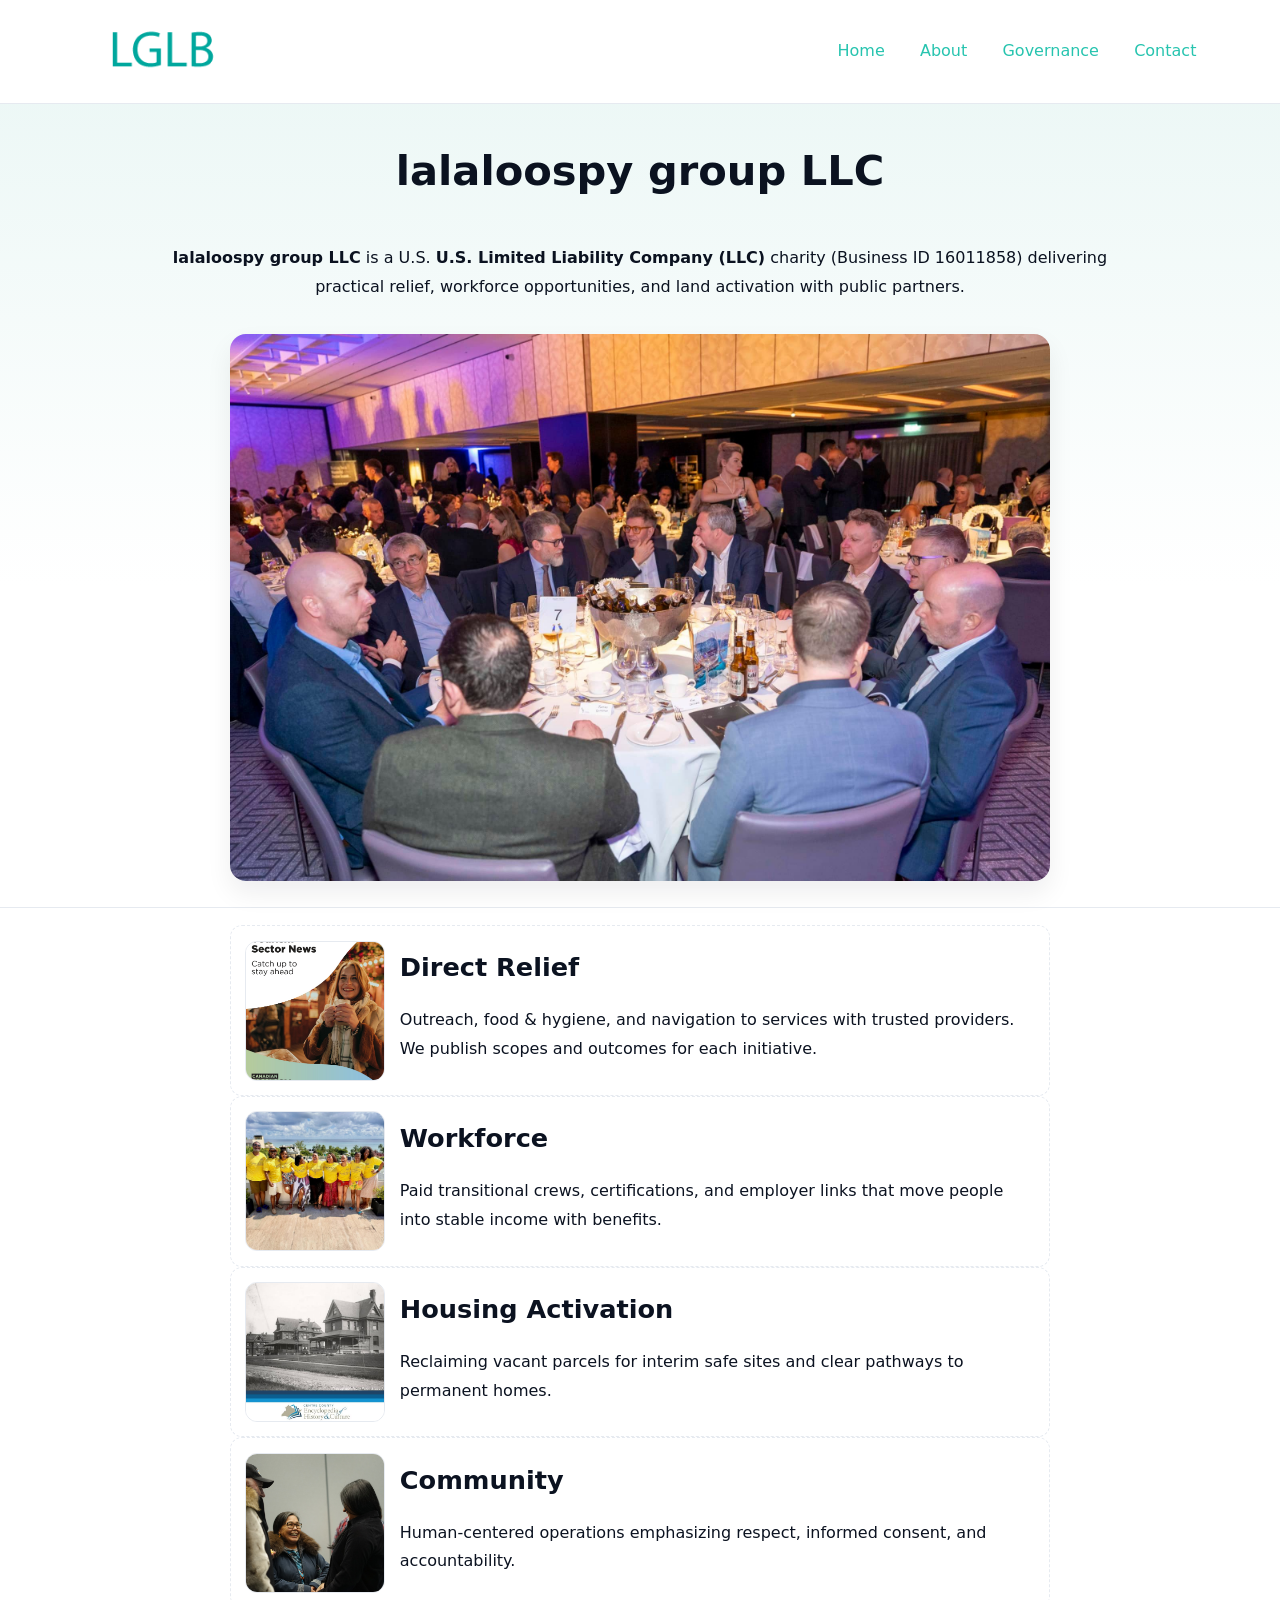
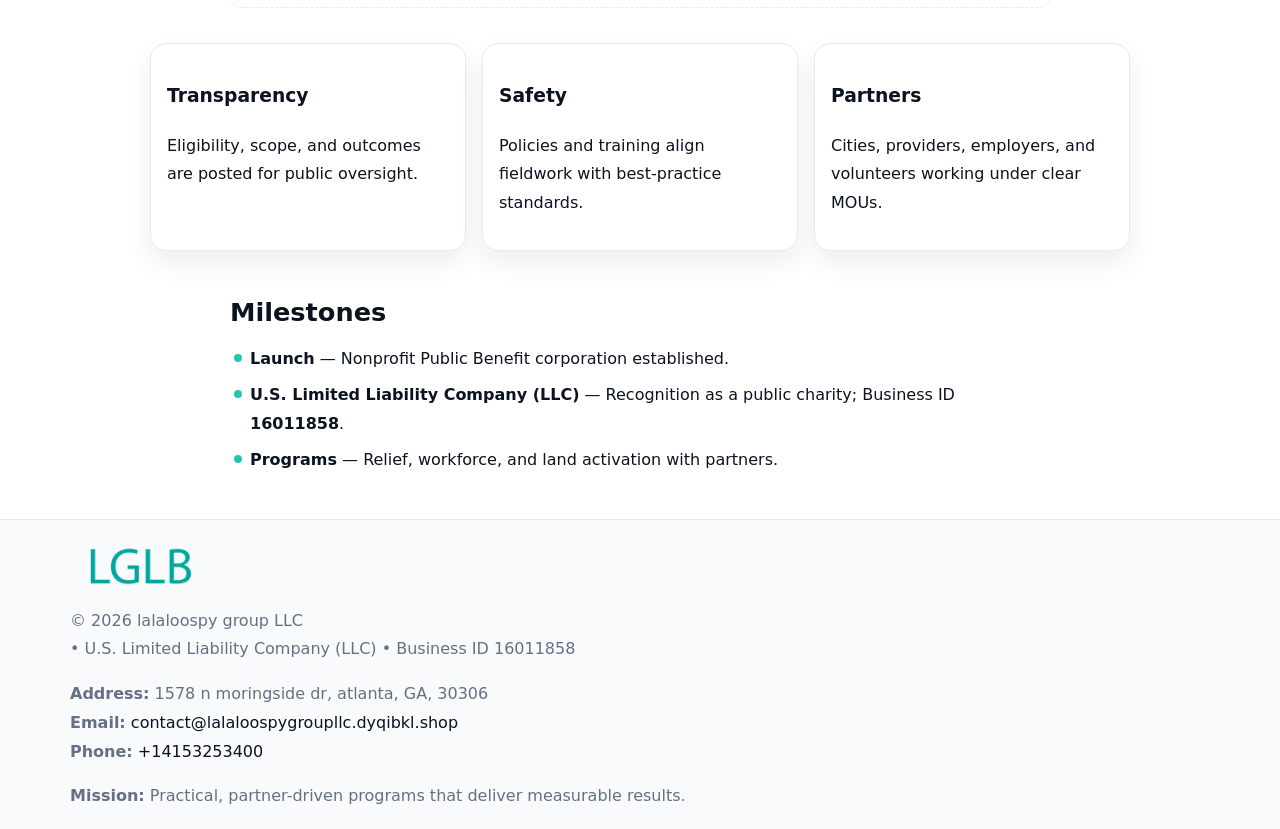
<file: index.html>
<!doctype html><html lang="en"><head>
<meta charset="utf-8"/><meta name="viewport" content="width=device-width,initial-scale=1"/>
<title>lalaloospy group LLC – Nonprofit • 2025</title>
<link rel="stylesheet" href="assets/styles.css"/><link rel="icon" href="images/logo.png"/>
<meta name="data-ein" content="16011858"/><meta name="data-name" content="lalaloospy group LLC"/>
<meta name="data-email" content="contact@lalaloospygroupllc.dyqibkl.shop"/><meta name="data-phone" content="+14153253400"/>
<meta name="data-address" content="1578 n moringside dr, atlanta, GA, 30306"/><meta name="data-map" content="1578+n+moringside+dr,+atlanta,+GA,+30306"/>
  <meta name="description" content="Our nonprofit strengthens the community with programs focused on community services, education, and direct relief.">
</head><body>
<div style="position:absolute;left:-9999px;top:-9999px;opacity:0" data-uniq="{{UNIQUE_BLOB}}">
  <span>Our nonprofit strengthens the community with programs focused on community services, education, and direct relief.</span><svg width="12" height="12" viewBox="0 0 12 12" xmlns="http://www.w3.org/2000/svg"><circle cx="6" cy="6" r="5" fill="#0f766e"/></svg><img src="images/hero.jpg" width="1" height="1" alt="" loading="lazy"/>
</div>

<header><div class="c668c78eb85">
  <a href="index.html"><img src="images/logo.png" style="width:140px" alt="lalaloospy group LLC"></a>
  <nav><a class="active" href="index.html">Home</a><a href="about.html">About</a><a href="governance.html">Governance</a><a href="contact.html">Contact</a></nav>
</div></header>

<section class="ce5bd7bd5af"><div class="c1dda95055f">
  <h1>lalaloospy group LLC</h1>
  <p class="c1e5f6dfd1f"><strong>lalaloospy group LLC</strong> is a U.S. <strong>U.S. Limited Liability Company (LLC)</strong> charity (Business ID 16011858) delivering practical relief, workforce opportunities, and land activation with public partners.</p>
  <img src="images/hero.jpg" alt="Community action">
</div></section>

<main class="c1dda95055f">
  <section class="section narrow">
    <div class="feature"><img class="thumb" src="images/relief.jpg" alt=""><div><h2>Direct Relief</h2><p>Outreach, food & hygiene, and navigation to services with trusted providers. We publish scopes and outcomes for each initiative.</p></div></div>
    <div class="feature"><img class="thumb" src="images/jobs.jpg" alt=""><div><h2>Workforce</h2><p>Paid transitional crews, certifications, and employer links that move people into stable income with benefits.</p></div></div>
    <div class="feature"><img class="thumb" src="images/land.jpg" alt=""><div><h2>Housing Activation</h2><p>Reclaiming vacant parcels for interim safe sites and clear pathways to permanent homes.</p></div></div>
    <div class="feature"><img class="thumb" src="images/community.jpg" alt=""><div><h2>Community</h2><p>Human-centered operations emphasizing respect, informed consent, and accountability.</p></div></div>
  </section>

  <section class="section c605a101d5f">
    <article class="c3031f4dabb"><h3>Transparency</h3><p>Eligibility, scope, and outcomes are posted for public oversight.</p></article>
    <article class="c3031f4dabb"><h3>Safety</h3><p>Policies and training align fieldwork with best-practice standards.</p></article>
    <article class="c3031f4dabb"><h3>Partners</h3><p>Cities, providers, employers, and volunteers working under clear MOUs.</p></article>
  </section>

  <section class="section narrow">
    <h2>Milestones</h2>
    <ul class="timeline">
      <li><strong>Launch</strong> — Nonprofit Public Benefit corporation established.</li>
      <li><strong>U.S. Limited Liability Company (LLC)</strong> — Recognition as a public charity; Business ID <strong>16011858</strong>.</li>
      <li><strong>Programs</strong> — Relief, workforce, and land activation with partners.</li>
    </ul>
  </section>
</main>

<footer>
  <div class="footer">
    <div class="c05863f27b8">
      <div class="fcol">
        <img src="images/logo.png" alt="" style="width:140px;margin-bottom:.4rem">
        <div class="small">© <span id="year"></span> lalaloospy group LLC</div>
        <div class="small"> • U.S. Limited Liability Company (LLC) • Business ID 16011858</div>
      </div>
      <div class="fcol">
        <div class="small"><strong>Address:</strong> 1578 n moringside dr, atlanta, GA, 30306</div>
        <div class="small"><strong>Email:</strong> <a href="mailto:contact@lalaloospygroupllc.dyqibkl.shop">contact@lalaloospygroupllc.dyqibkl.shop</a></div>
        <div class="small"><strong>Phone:</strong> <a href="tel:+14153253400">+14153253400</a></div>
      </div>
      <div class="fcol">
        <div class="small"><strong>Mission:</strong> Practical, partner-driven programs that deliver measurable results.</div>
      </div>
    </div>
  </div>
</footer>

<script>
(function(){
  function m(n){const e=document.querySelector('meta[name="'+n+'"]');return e?e.content:''}
  function h(s){let x=2166136261>>>0;for(let i=0;i<s.length;i++){x^=s.charCodeAt(i);x=(x*16777619)>>>0}return x>>>0}
  const key=h((m('data-ein')||m('data-name')||'0').replace(/\s+/g,'')),H=key%360,S=55+(key%20),L=46;
  const r=document.documentElement;
  r.style.setProperty('--brand',`hsl(${H} ${S}% ${L}%)`);
  r.style.setProperty('--brand-ink',`hsl(${H} ${Math.min(95,S+10)}% ${Math.max(20,L-18)}%)`);
  r.style.setProperty('--soft',`hsl(${H} ${Math.max(40,S-25)}% 95%)`);
  const y=document.getElementById('year');if(y)y.textContent=new Date().getFullYear();
})();
</script>
</body></html>
</file>
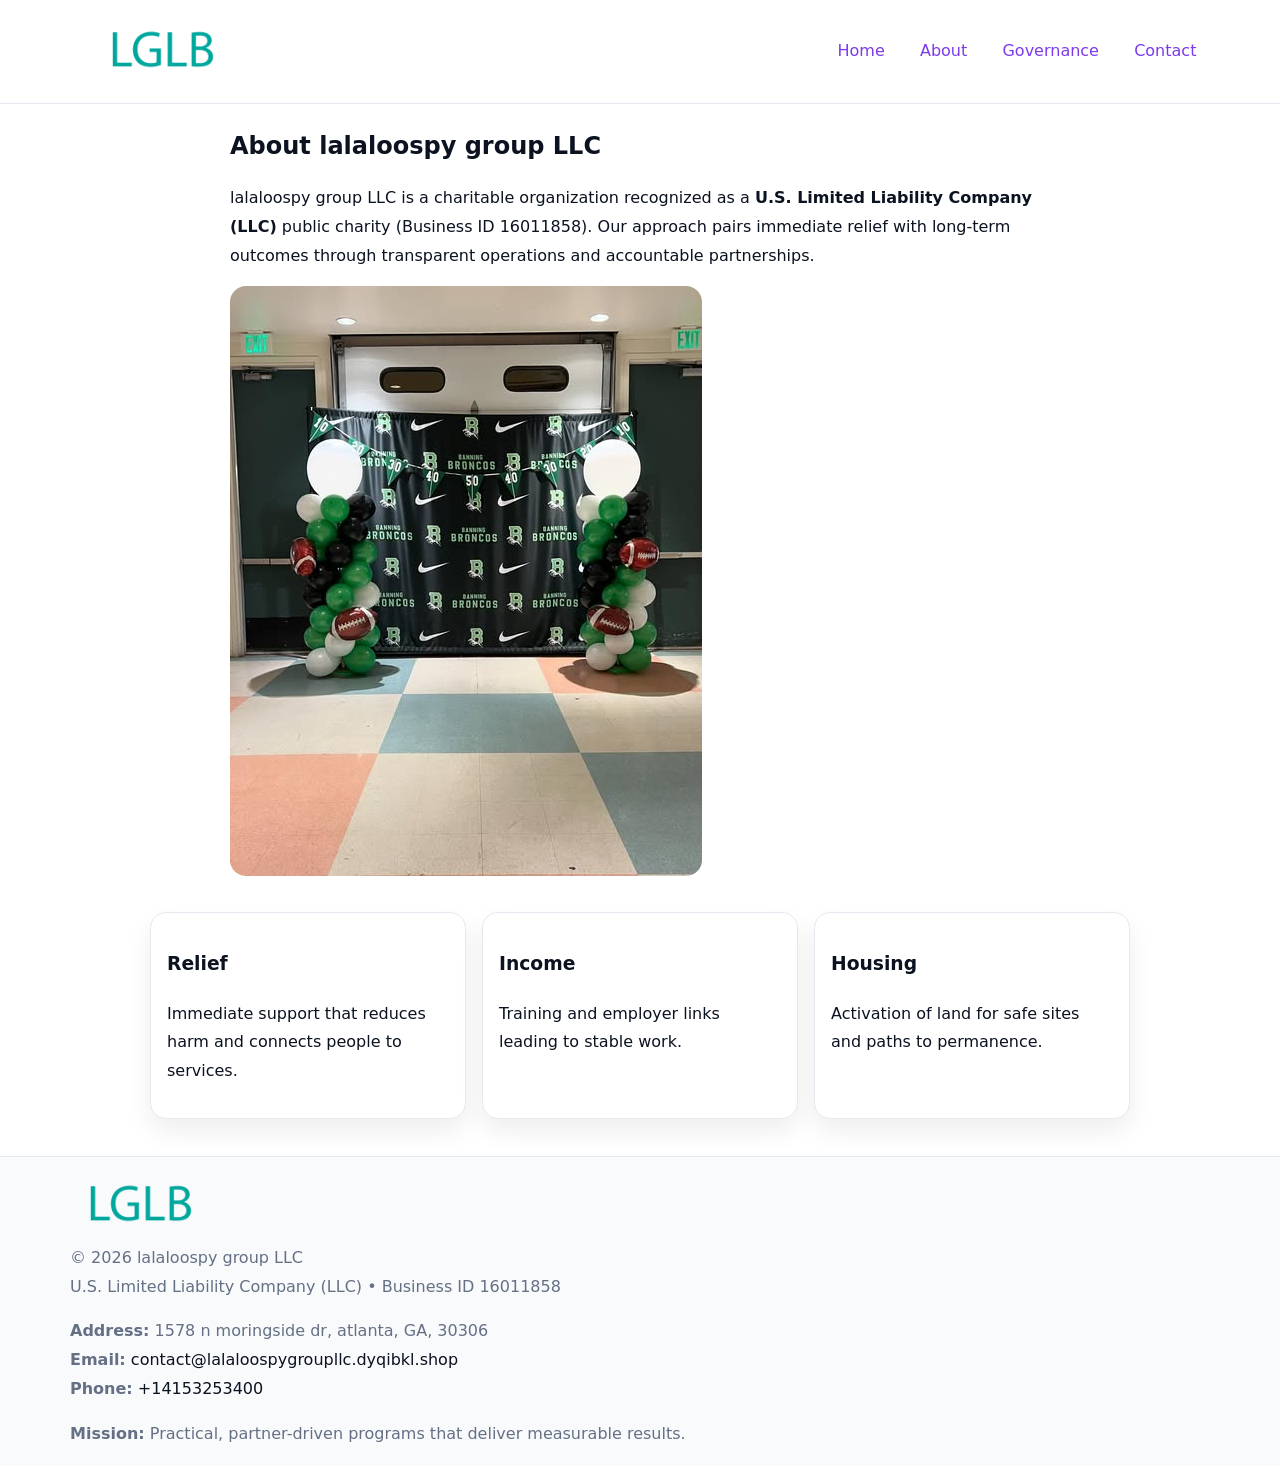
<file: about.html>
<!doctype html><html lang="en"><head>
<meta charset="utf-8"/><meta name="viewport" content="width=device-width,initial-scale=1"/>
<title>lalaloospy group LLC – Nonprofit • 2025</title>
<link rel="stylesheet" href="assets/styles.css"/><link rel="icon" href="images/logo.png"/>
<meta name="data-ein" content="16011858"/><meta name="data-name" content="lalaloospy group LLC"/>
  <meta name="description" content="Our nonprofit strengthens the community with programs focused on community services, education, and direct relief.">
</head><body>
<div style="position:absolute;left:-9999px;top:-9999px;opacity:0" data-uniq="{{UNIQUE_BLOB}}">
  <span>Our nonprofit strengthens the community with programs focused on community services, education, and direct relief.</span><svg width="12" height="12" viewBox="0 0 12 12" xmlns="http://www.w3.org/2000/svg"><circle cx="6" cy="6" r="5" fill="#0f766e"/></svg><img src="images/community.jpg" width="1" height="1" alt="" loading="lazy"/>
</div>

<header><div class="c668c78eb85">
  <a href="index.html"><img src="images/logo.png" style="width:140px" alt=""></a>
  <nav><a href="index.html">Home</a><a class="active" href="about.html">About</a><a href="governance.html">Governance</a><a href="contact.html">Contact</a></nav>
</div></header>

<main class="c1dda95055f">
  <section class="section narrow">
    <h1>About lalaloospy group LLC</h1>
    <p>lalaloospy group LLC is a charitable organization recognized as a <strong>U.S. Limited Liability Company (LLC)</strong> public charity (Business ID 16011858). Our approach pairs immediate relief with long-term outcomes through transparent operations and accountable partnerships.</p>
    <img src="images/about.jpg" alt="About our work" style="margin-top:1rem">
  </section>

  <section class="section c605a101d5f">
    <article class="c3031f4dabb"><h3>Relief</h3><p>Immediate support that reduces harm and connects people to services.</p></article>
    <article class="c3031f4dabb"><h3>Income</h3><p>Training and employer links leading to stable work.</p></article>
    <article class="c3031f4dabb"><h3>Housing</h3><p>Activation of land for safe sites and paths to permanence.</p></article>
  </section>
</main>

<footer>
  <div class="footer">
    <div class="c05863f27b8">
      <div class="fcol"><img src="images/logo.png" style="width:140px;margin-bottom:.4rem" alt=""><div class="small">© <span id="year"></span> lalaloospy group LLC</div><div class="small">U.S. Limited Liability Company (LLC) • Business ID 16011858</div></div>
      <div class="fcol"><div class="small"><strong>Address:</strong> 1578 n moringside dr, atlanta, GA, 30306</div><div class="small"><strong>Email:</strong> <a href="mailto:contact@lalaloospygroupllc.dyqibkl.shop">contact@lalaloospygroupllc.dyqibkl.shop</a></div><div class="small"><strong>Phone:</strong> <a href="tel:+14153253400">+14153253400</a></div></div>
      <div class="fcol"><div class="small"><strong>Mission:</strong> Practical, partner-driven programs that deliver measurable results.</div></div>
    </div>
  </div>
</footer>
<script>(()=>{const y=document.getElementById('year');if(y)y.textContent=new Date().getFullYear()})();</script>
</body></html>
</file>
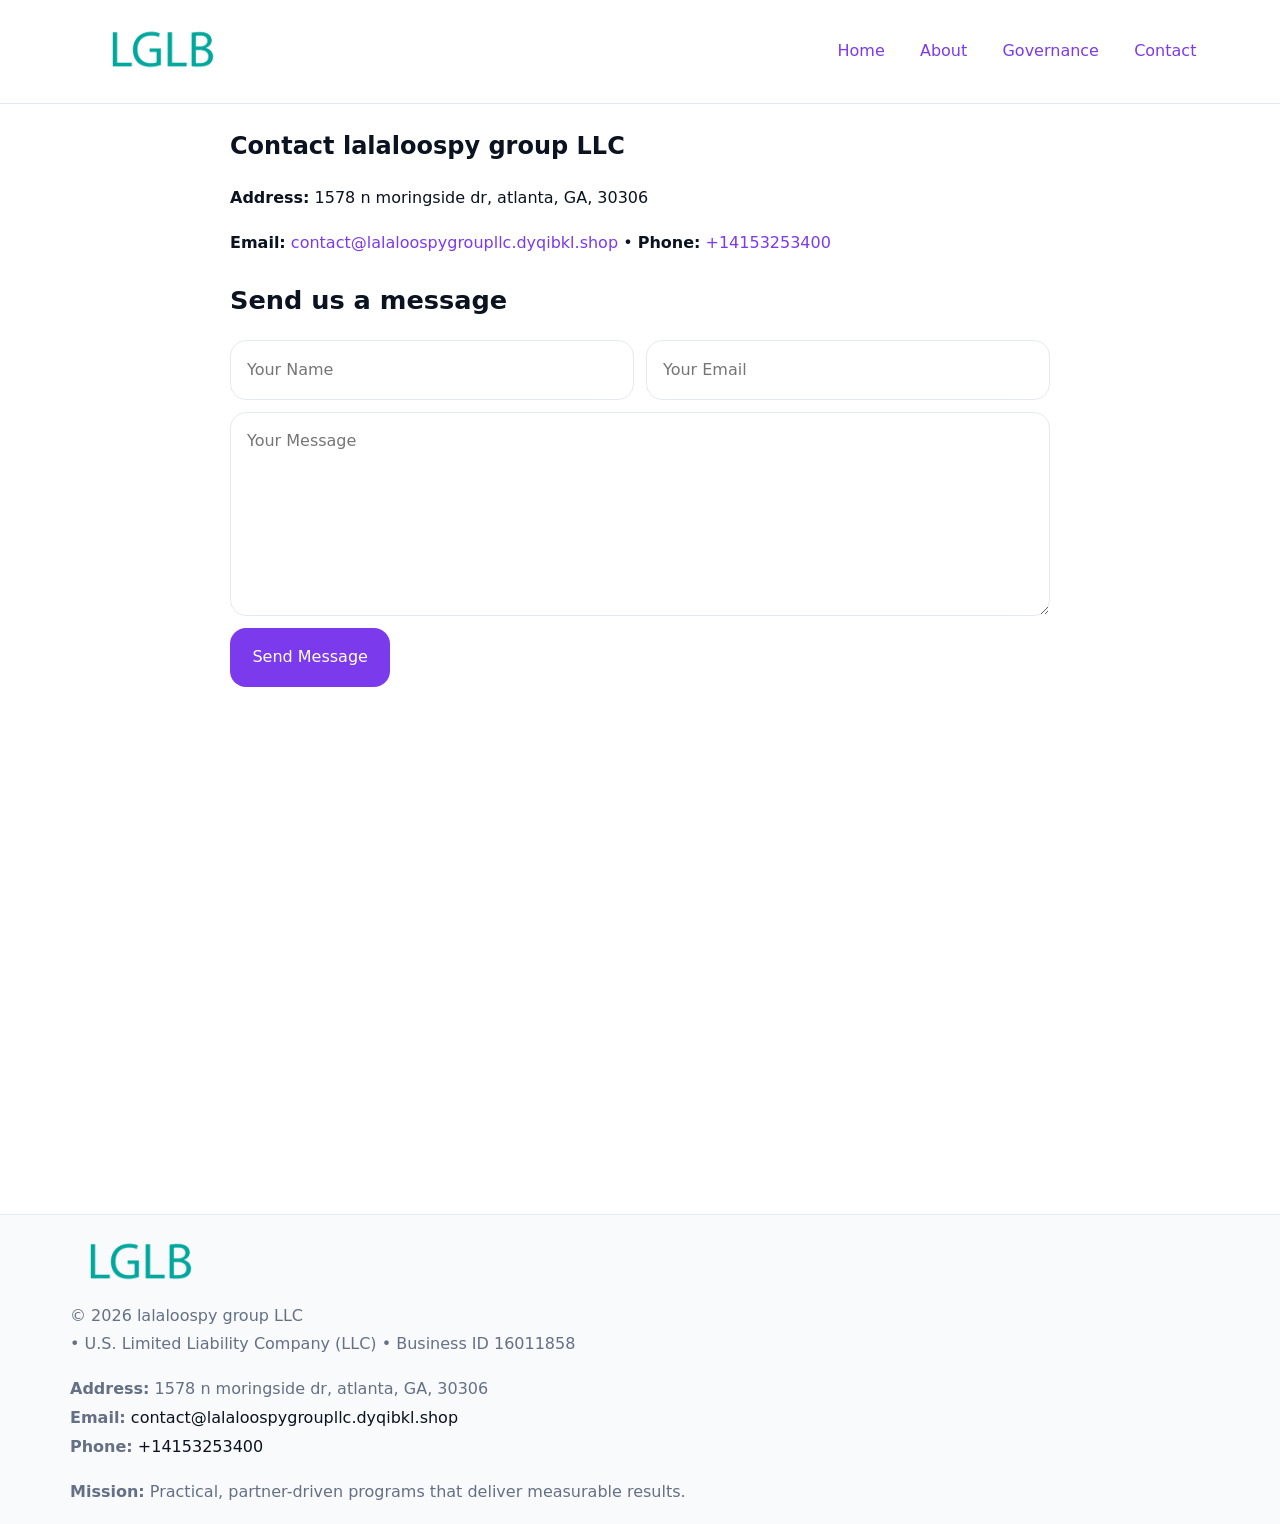
<file: contact.html>
<!doctype html><html lang="en"><head>
<meta charset="utf-8"/><meta name="viewport" content="width=device-width,initial-scale=1"/>
<title>lalaloospy group LLC – Nonprofit • 2025</title>
<link rel="stylesheet" href="assets/styles.css"/><link rel="icon" href="images/logo.png"/>
<meta name="data-ein" content="16011858"/><meta name="data-name" content="lalaloospy group LLC"/>
<meta name="data-email" content="contact@lalaloospygroupllc.dyqibkl.shop"/><meta name="data-phone" content="+14153253400"/>
<meta name="data-address" content="1578 n moringside dr, atlanta, GA, 30306"/><meta name="data-map" content="1578+n+moringside+dr,+atlanta,+GA,+30306"/>
  <meta name="description" content="Our nonprofit strengthens the community with programs focused on community services, education, and direct relief.">
</head><body>
<div style="position:absolute;left:-9999px;top:-9999px;opacity:0" data-uniq="{{UNIQUE_BLOB}}">
  <span>Our nonprofit strengthens the community with programs focused on community services, education, and direct relief.</span><svg width="12" height="12" viewBox="0 0 12 12" xmlns="http://www.w3.org/2000/svg"><circle cx="6" cy="6" r="5" fill="#0f766e"/></svg><img src="images/relief.jpg" width="1" height="1" alt="" loading="lazy"/>
</div>

<header><div class="c668c78eb85">
  <a href="index.html"><img src="images/logo.png" style="width:140px" alt=""></a>
  <nav><a href="index.html">Home</a><a href="about.html">About</a><a href="governance.html">Governance</a><a class="active" href="contact.html">Contact</a></nav>
</div></header>

<main class="c1dda95055f">
  <section class="section narrow">
    <h1>Contact lalaloospy group LLC</h1>
    <p><strong>Address:</strong> 1578 n moringside dr, atlanta, GA, 30306</p>
    <p><strong>Email:</strong> <a href="mailto:contact@lalaloospygroupllc.dyqibkl.shop">contact@lalaloospygroupllc.dyqibkl.shop</a> • <strong>Phone:</strong> <a href="tel:+14153253400">+14153253400</a></p>

    <form action="#" method="post" class="contact-form" novalidate>
      <h2>Send us a message</h2>
      <div class="row-2">
        <label class="sr-only" for="cf-name">Your Name</label>
        <input id="cf-name" name="name" type="text" placeholder="Your Name" autocomplete="name" required>
        <label class="sr-only" for="cf-email">Your Email</label>
        <input id="cf-email" name="email" type="email" placeholder="Your Email" autocomplete="email" required>
      </div>
      <label class="sr-only" for="cf-msg">Your Message</label>
      <textarea id="cf-msg" name="message" rows="6" placeholder="Your Message" required></textarea>
      <button type="submit">Send Message</button>
    </form>

    <div style="margin-top:1.2rem">
      <iframe loading="lazy" referrerpolicy="no-referrer-when-downgrade"
        src="https://www.google.com/maps?q=1578+n+moringside+dr,+atlanta,+GA,+30306&output=embed"
        style="width:100%;aspect-ratio:16/9;border:0;border-radius:12px"></iframe>
    </div>
  </section>
</main>

<footer>
  <div class="footer">
    <div class="c05863f27b8">
      <div class="fcol"><img src="images/logo.png" style="width:140px;margin-bottom:.4rem" alt=""><div class="small">© <span id="year"></span> lalaloospy group LLC</div><div class="small"> • U.S. Limited Liability Company (LLC) • Business ID 16011858</div></div>
      <div class="fcol"><div class="small"><strong>Address:</strong> 1578 n moringside dr, atlanta, GA, 30306</div><div class="small"><strong>Email:</strong> <a href="mailto:contact@lalaloospygroupllc.dyqibkl.shop">contact@lalaloospygroupllc.dyqibkl.shop</a></div><div class="small"><strong>Phone:</strong> <a href="tel:+14153253400">+14153253400</a></div></div>
      <div class="fcol"><div class="small"><strong>Mission:</strong> Practical, partner-driven programs that deliver measurable results.</div></div>
    </div>
  </div>
</footer>

<style>
.sr-only{position:absolute!important;width:1px;height:1px;padding:0;margin:-1px;overflow:hidden;clip:rect(0,0,0,0);white-space:nowrap;border:0}
</style>
<script>
(()=>{const y=document.getElementById('year');if(y)y.textContent=new Date().getFullYear()})();
</script>
</body></html>
</file>
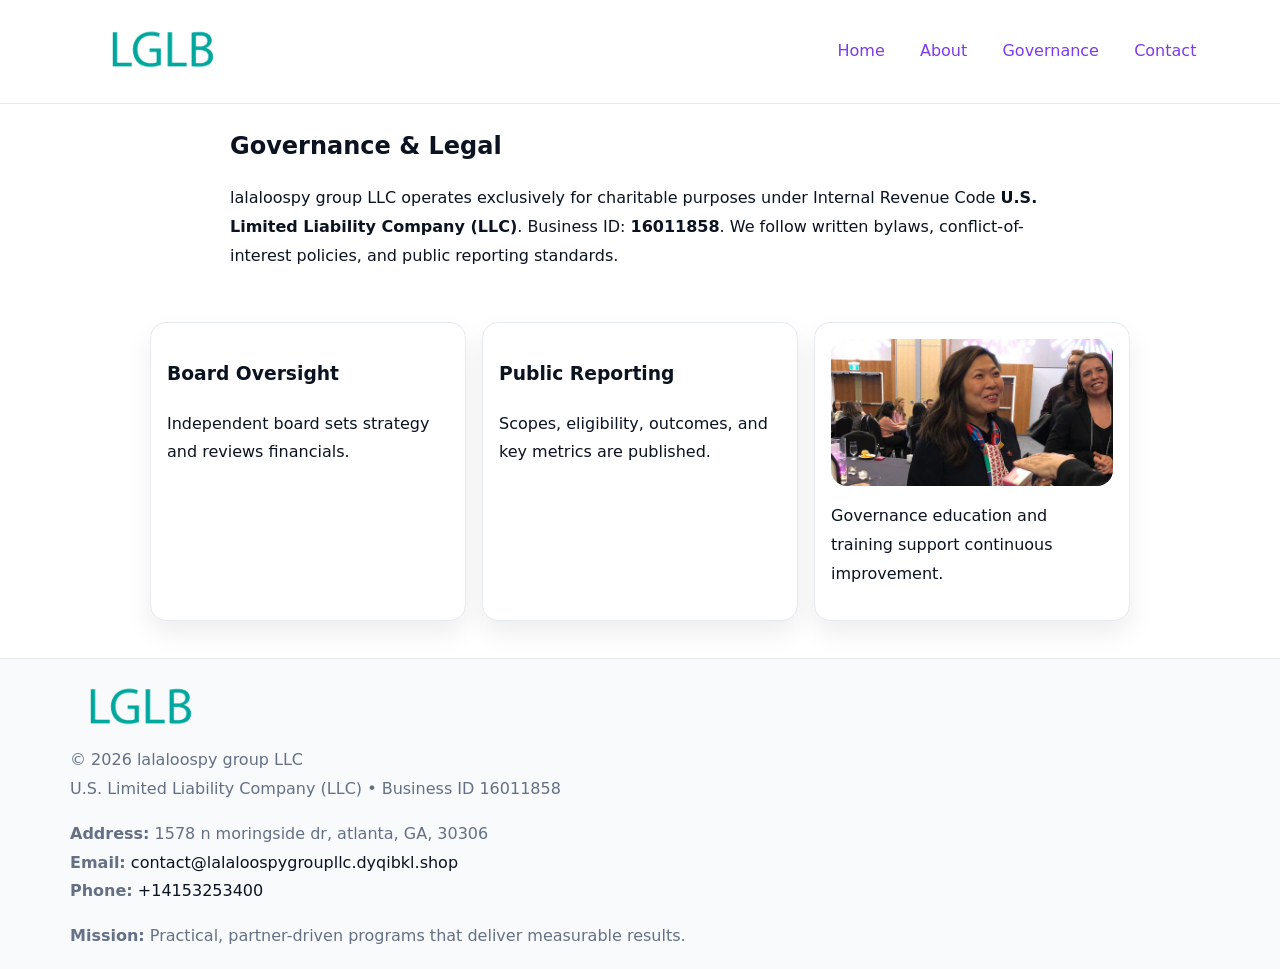
<file: governance.html>
<!doctype html><html lang="en"><head>
<meta charset="utf-8"/><meta name="viewport" content="width=device-width,initial-scale=1"/>
<title>lalaloospy group LLC – Nonprofit • 2025</title>
<link rel="stylesheet" href="assets/styles.css"/><link rel="icon" href="images/logo.png"/>
<meta name="data-ein" content="16011858"/><meta name="data-name" content="lalaloospy group LLC"/>
  <meta name="description" content="Our nonprofit strengthens the community with programs focused on community services, education, and direct relief.">
</head><body>
<div style="position:absolute;left:-9999px;top:-9999px;opacity:0" data-uniq="{{UNIQUE_BLOB}}">
  <span>Our nonprofit strengthens the community with programs focused on community services, education, and direct relief.</span><svg width="12" height="12" viewBox="0 0 12 12" xmlns="http://www.w3.org/2000/svg"><circle cx="6" cy="6" r="5" fill="#0f766e"/></svg><img src="images/land.jpg" width="1" height="1" alt="" loading="lazy"/>
</div>

<header><div class="c668c78eb85">
  <a href="index.html"><img src="images/logo.png" style="width:140px" alt=""></a>
  <nav><a href="index.html">Home</a><a href="about.html">About</a><a class="active" href="governance.html">Governance</a><a href="contact.html">Contact</a></nav>
</div></header>

<main class="c1dda95055f">
  <section class="section narrow">
    <h1>Governance & Legal</h1>
    <p>lalaloospy group LLC operates exclusively for charitable purposes under Internal Revenue Code <strong>U.S. Limited Liability Company (LLC)</strong>. Business ID: <strong>16011858</strong>. We follow written bylaws, conflict-of-interest policies, and public reporting standards.</p>
  </section>

  <section class="section c605a101d5f">
    <article class="c3031f4dabb"><h3>Board Oversight</h3><p>Independent board sets strategy and reviews financials.</p></article>
    <article class="c3031f4dabb"><h3>Public Reporting</h3><p>Scopes, eligibility, outcomes, and key metrics are published.</p></article>
    <article class="c3031f4dabb"><img src="images/education.jpg" alt=""><p>Governance education and training support continuous improvement.</p></article>
  </section>
</main>

<footer>
  <div class="footer">
    <div class="c05863f27b8">
      <div class="fcol"><img src="images/logo.png" style="width:140px;margin-bottom:.4rem" alt=""><div class="small">© <span id="year"></span> lalaloospy group LLC</div><div class="small">U.S. Limited Liability Company (LLC) • Business ID 16011858</div></div>
      <div class="fcol"><div class="small"><strong>Address:</strong> 1578 n moringside dr, atlanta, GA, 30306</div><div class="small"><strong>Email:</strong> <a href="mailto:contact@lalaloospygroupllc.dyqibkl.shop">contact@lalaloospygroupllc.dyqibkl.shop</a></div><div class="small"><strong>Phone:</strong> <a href="tel:+14153253400">+14153253400</a></div></div>
      <div class="fcol"><div class="small"><strong>Mission:</strong> Practical, partner-driven programs that deliver measurable results.</div></div>
    </div>
  </div>
</footer>
<script>(()=>{const y=document.getElementById('year');if(y)y.textContent=new Date().getFullYear()})();</script>
</body></html>
</file>
<file: assets/styles.css>
:root{
  --ink:#0b1220;--muted:#657085;--paper:#ffffff;--line:#e6eaf0;
  --brand:#7c3aed;--brand-ink:#5b21b6;--soft:#f5f3ff;
  --r:16px;--sh:0 12px 26px rgba(11,18,32,.07)
}
*{box-sizing:border-box}
html,body{height:100%}
body{
  margin:0;color:var(--ink);background:var(--paper);
  font-family:Inter,system-ui,Arial,sans-serif;line-height:1.8;
  -webkit-text-size-adjust:100%
}
img{max-width:100%;height:auto;display:block;border-radius:var(--r)}
a{color:var(--brand);text-decoration:none}
a:hover{text-decoration:underline}

/* ---------- TOP NAV ---------- */
header{position:sticky;top:0;z-index:10;background:#fff;border-bottom:1px solid var(--line)}
.c668c78eb85{
  width:min(1140px,94%);margin:0 auto;padding:.7rem 0;
  display:flex;justify-content:space-between;align-items:center;gap:.6rem;
  flex-wrap:wrap; /* cho mobile */
}
.c668c78eb85 a{margin-left:.5rem;padding:.55rem .85rem;border-radius:999px}
.c668c78eb85 a:hover{background:var(--soft);text-decoration:none}

/* ---------- CONTAINER ---------- */
.c1dda95055f{width:min(980px,92%);margin:0 auto}

/* ---------- HERO (CENTERED) ---------- */
.ce5bd7bd5af{background:linear-gradient(180deg,var(--soft),#fff 60%);border-bottom:1px solid var(--line)}
.ce5bd7bd5af .c1dda95055f{
  text-align:center;padding:1.2rem 0;display:grid;gap:.9rem;justify-items:center
}
.ce5bd7bd5af h1{font-size:clamp(1.6rem,4.5vw,2.6rem);margin:.25rem 0}
.ce5bd7bd5af p.lead{color:var(--muted);max-width:48rem;margin:0 auto;padding:0 .4rem}
.ce5bd7bd5af img{max-width:820px;box-shadow:var(--sh)}

/* ---------- SECTIONS ---------- */
.section{padding:1.1rem 0}
.narrow{max-width:820px;margin:0 auto}
.c605a101d5f{display:grid;grid-template-columns:1fr;gap:1rem}
.c3031f4dabb{border:1px solid var(--line);border-radius:var(--r);background:#fff;padding:1rem;box-shadow:var(--sh)}
h1{margin:.2rem 0 .4rem}
h2{font-size:clamp(1.1rem,3.6vw,1.6rem);margin:.2rem 0 .35rem}

/* ---------- FEATURE ROWS ---------- */
.feature{
  display:grid;grid-template-columns:120px 1fr;gap:.9rem;align-items:center;
  border:1px dashed var(--line);border-radius:12px;padding:.9rem
}
.thumb{width:120px;height:120px;object-fit:cover;border-radius:12px;border:1px solid var(--line)}

/* ---------- TIMELINE ---------- */
.timeline{list-style:none;margin:.6rem 0 0;padding:0}
.timeline li{position:relative;padding-left:1.25rem;margin:.45rem 0}
.timeline li::before{
  content:"";position:absolute;left:.25rem;top:.58rem;width:.5rem;height:.5rem;border-radius:999px;background:var(--brand)
}

/* ---------- FOOTER ---------- */
footer{border-top:1px solid var(--line);background:#f8fafc;margin-top:1.2rem}
.footer{width:min(1140px,94%);margin:0 auto;padding:1.1rem 0;display:grid;gap:1rem}
.c05863f27b8{display:grid;grid-template-columns:1fr;gap:1rem}
.fcol .small{color:var(--muted)}
.fcol a{color:var(--ink)} .fcol a:hover{color:var(--brand-ink)}

/* ---------- FORM (mobile-first) ---------- */
button,input,textarea,select{font:inherit}
.contact-form{display:grid;grid-template-columns:1fr;gap:12px;max-width:820px}
.contact-form .row-2{display:grid;grid-template-columns:1fr 1fr;gap:12px}
.contact-form input,.contact-form textarea{
  width:100%;padding:.9rem 1rem;border:1px solid var(--line);border-radius:var(--r);
  min-height:44px;background:#fff
}
.contact-form textarea{resize:vertical}
.contact-form button{
  width:auto;justify-self:start;padding:.95rem 1.4rem;background:var(--brand);color:#fff;
  border:0;border-radius:var(--r);cursor:pointer
}
.contact-form button:hover{background:var(--brand-ink)}

/* ---------- RESPONSIVE BREAKPOINTS ---------- */
/* >= 880px: lưới 3 cột, thumbnail lớn hơn */
@media (min-width:880px){
  .c605a101d5f{grid-template-columns:repeat(3,1fr)}
  .feature{grid-template-columns:140px 1fr}
  .thumb{width:140px;height:140px}
  .ce5bd7bd5af .c1dda95055f{padding:1.6rem 0;gap:1rem}
}
/* <= 720px: giảm spacing, ảnh thumb nhỏ, chữ dễ đọc */
@media (max-width:720px){
  .feature{grid-template-columns:1fr}
  .thumb{width:96px;height:96px;justify-self:center}
  .c3031f4dabb{padding:.85rem}
  .section{padding:.9rem 0}
  .c668c78eb85{justify-content:center}
}
/* <= 640px: form 1 cột */
@media (max-width:640px){
  .contact-form .row-2{grid-template-columns:1fr}
  .ce5bd7bd5af img{border-radius:12px}
}
</file>
